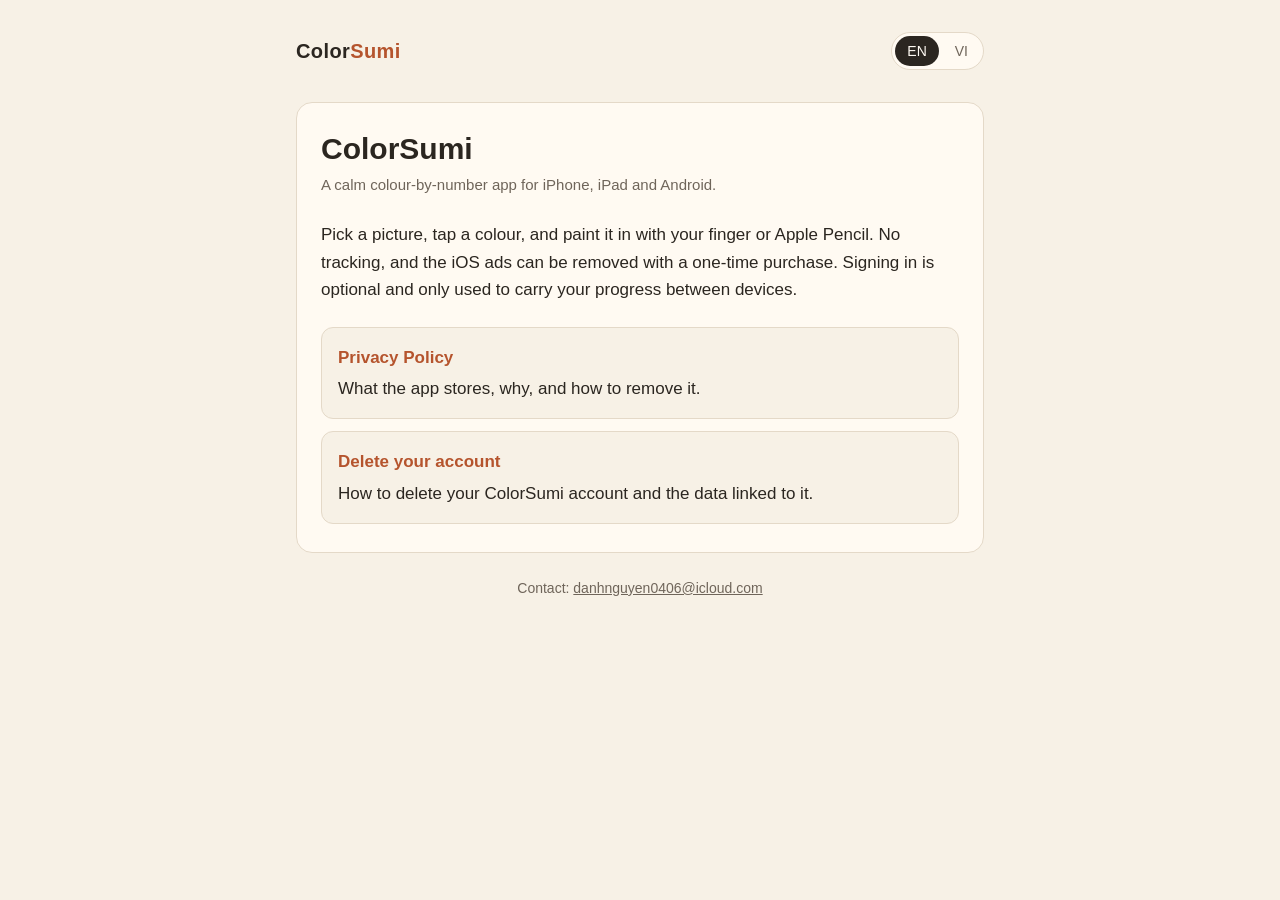
<file: index.html>
<!doctype html>
<html lang="en">
<head>
<meta charset="utf-8">
<meta name="viewport" content="width=device-width, initial-scale=1">
<title>ColorSumi</title>
<meta name="description" content="ColorSumi, a colour-by-number app. Privacy policy and account deletion.">
<meta name="google-site-verification" content="7u5xFEbKFNomokhnvDZz5G1jkr7SSaVrBd0qviVsSNw">
<link rel="stylesheet" href="style.css">
<script src="lang.js" defer></script>
</head>
<body>
<div class="wrap">
  <header>
    <a class="brand" href="./">Color<span>Sumi</span></a>
    <div class="lang" role="group" aria-label="Language">
      <button type="button" data-set="en" aria-pressed="true">EN</button>
      <button type="button" data-set="vi" aria-pressed="false">VI</button>
    </div>
  </header>

  <main>
    <section data-lang="en">
      <h1>ColorSumi</h1>
      <p class="meta">A calm colour-by-number app for iPhone, iPad and Android.</p>
      <p>Pick a picture, tap a colour, and paint it in with your finger or Apple Pencil. No tracking, and the iOS ads can be removed with a one-time purchase. Signing in is optional and only used to carry your progress between devices.</p>
      <div class="cards">
        <a class="card" href="privacy/"><strong>Privacy Policy</strong>What the app stores, why, and how to remove it.</a>
        <a class="card" href="delete-account/"><strong>Delete your account</strong>How to delete your ColorSumi account and the data linked to it.</a>
      </div>
    </section>

    <section data-lang="vi" hidden>
      <h1>ColorSumi</h1>
      <p class="meta">Ứng dụng tô màu theo số nhẹ nhàng cho iPhone, iPad và Android.</p>
      <p>Chọn một bức tranh, chạm vào một màu rồi tô bằng tay hoặc Apple Pencil. Không theo dõi, và quảng cáo trên bản iOS có thể tắt bằng một lần mua. Đăng nhập là tuỳ chọn và chỉ dùng để đồng bộ tiến độ giữa các thiết bị.</p>
      <div class="cards">
        <a class="card" href="privacy/"><strong>Chính sách quyền riêng tư</strong>Ứng dụng lưu gì, vì sao, và cách xoá.</a>
        <a class="card" href="delete-account/"><strong>Xoá tài khoản</strong>Cách xoá tài khoản ColorSumi và dữ liệu đi kèm.</a>
      </div>
    </section>
  </main>

  <footer>
    <span data-lang="en">Contact: <a href="mailto:danhnguyen0406@icloud.com">danhnguyen0406@icloud.com</a></span>
    <span data-lang="vi" hidden>Liên hệ: <a href="mailto:danhnguyen0406@icloud.com">danhnguyen0406@icloud.com</a></span>
  </footer>
</div>
</body>
</html>
</file>
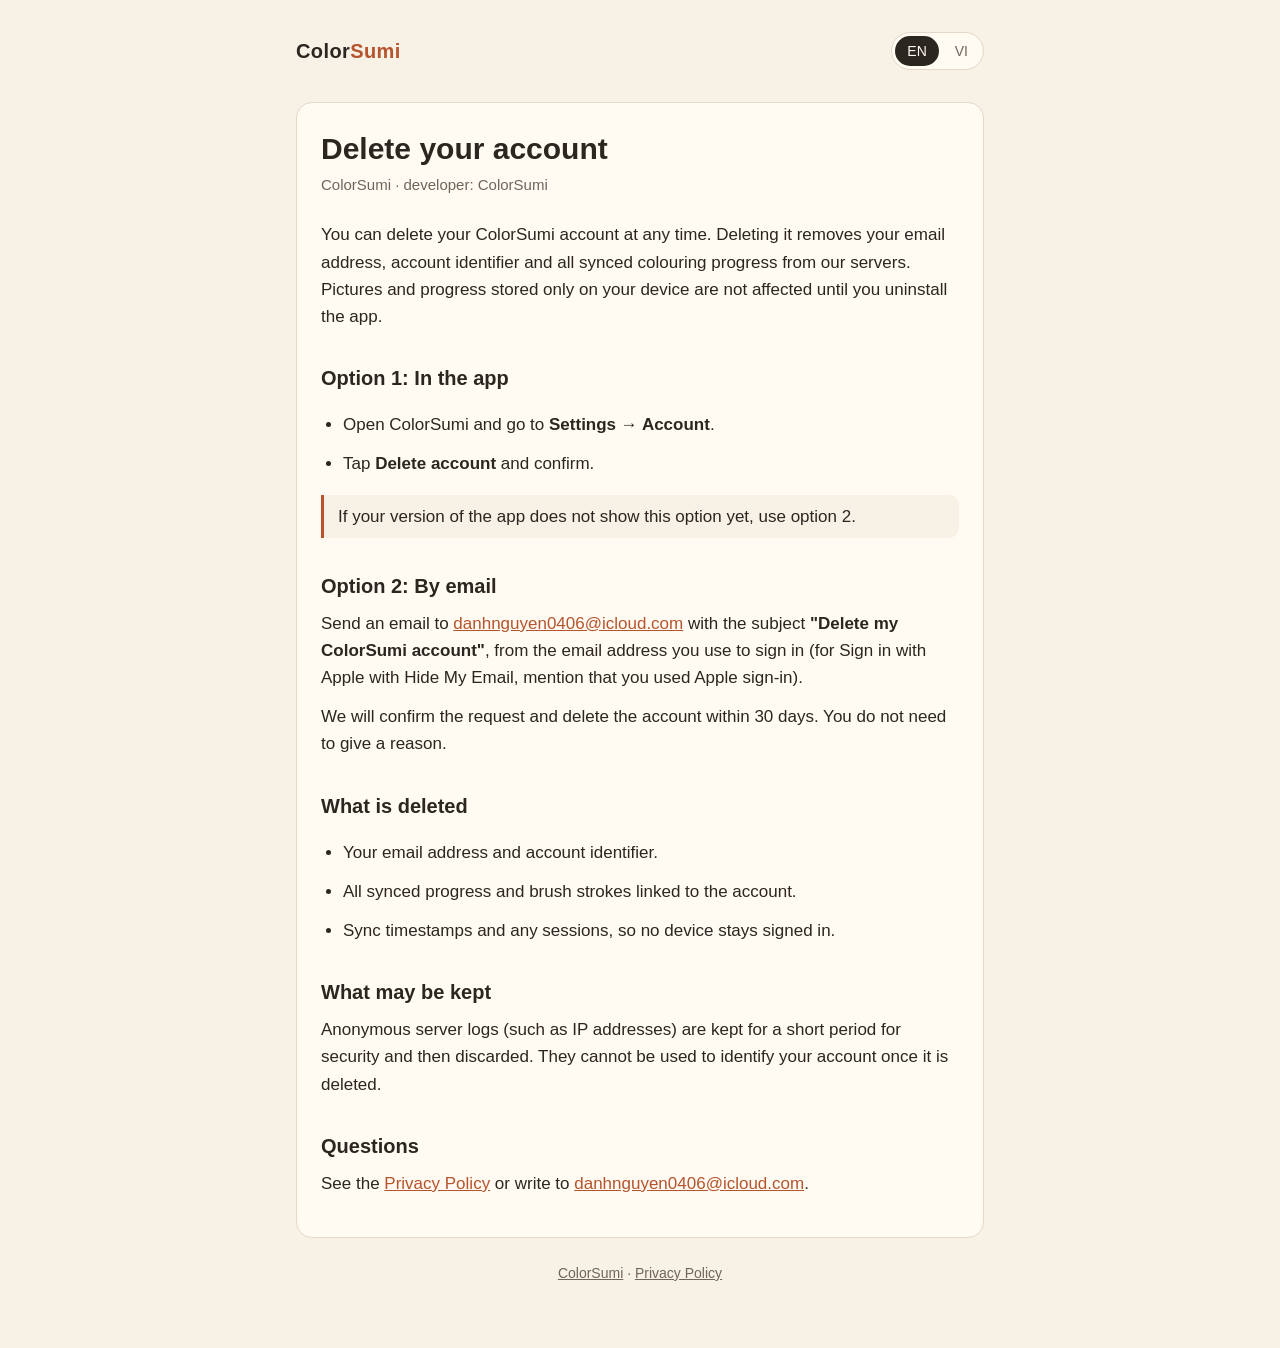
<file: delete-account/index.html>
<!doctype html>
<html lang="en">
<head>
<meta charset="utf-8">
<meta name="viewport" content="width=device-width, initial-scale=1">
<title>Delete your account · ColorSumi</title>
<meta name="description" content="How to delete your ColorSumi account and the data linked to it.">
<link rel="stylesheet" href="../style.css">
<script src="../lang.js" defer></script>
</head>
<body>
<div class="wrap">
  <header>
    <a class="brand" href="../">Color<span>Sumi</span></a>
    <div class="lang" role="group" aria-label="Language">
      <button type="button" data-set="en" aria-pressed="true">EN</button>
      <button type="button" data-set="vi" aria-pressed="false">VI</button>
    </div>
  </header>

  <main>
    <article data-lang="en">
      <h1>Delete your account</h1>
      <p class="meta">ColorSumi · developer: ColorSumi</p>

      <p>You can delete your ColorSumi account at any time. Deleting it removes your email address, account identifier and all synced colouring progress from our servers. Pictures and progress stored only on your device are not affected until you uninstall the app.</p>

      <h2>Option 1: In the app</h2>
      <ul>
        <li>Open ColorSumi and go to <strong>Settings → Account</strong>.</li>
        <li>Tap <strong>Delete account</strong> and confirm.</li>
      </ul>
      <p class="note">If your version of the app does not show this option yet, use option 2.</p>

      <h2>Option 2: By email</h2>
      <p>Send an email to <a href="mailto:danhnguyen0406@icloud.com?subject=Delete%20my%20ColorSumi%20account">danhnguyen0406@icloud.com</a> with the subject <strong>"Delete my ColorSumi account"</strong>, from the email address you use to sign in (for Sign in with Apple with Hide My Email, mention that you used Apple sign-in).</p>
      <p>We will confirm the request and delete the account within 30 days. You do not need to give a reason.</p>

      <h2>What is deleted</h2>
      <ul>
        <li>Your email address and account identifier.</li>
        <li>All synced progress and brush strokes linked to the account.</li>
        <li>Sync timestamps and any sessions, so no device stays signed in.</li>
      </ul>

      <h2>What may be kept</h2>
      <p>Anonymous server logs (such as IP addresses) are kept for a short period for security and then discarded. They cannot be used to identify your account once it is deleted.</p>

      <h2>Questions</h2>
      <p>See the <a href="../privacy/">Privacy Policy</a> or write to <a href="mailto:danhnguyen0406@icloud.com">danhnguyen0406@icloud.com</a>.</p>
    </article>

    <article data-lang="vi" hidden>
      <h1>Xoá tài khoản</h1>
      <p class="meta">ColorSumi · nhà phát triển: ColorSumi</p>

      <p>Bạn có thể xoá tài khoản ColorSumi bất cứ lúc nào. Việc xoá sẽ gỡ địa chỉ email, mã định danh tài khoản và toàn bộ tiến độ tô màu đã đồng bộ khỏi máy chủ của chúng tôi. Tranh và tiến độ chỉ lưu trên thiết bị không bị ảnh hưởng cho tới khi bạn gỡ ứng dụng.</p>

      <h2>Cách 1: Trong ứng dụng</h2>
      <ul>
        <li>Mở ColorSumi, vào <strong>Cài đặt → Tài khoản</strong>.</li>
        <li>Chạm <strong>Xoá tài khoản</strong> và xác nhận.</li>
      </ul>
      <p class="note">Nếu phiên bản ứng dụng của bạn chưa có tuỳ chọn này, hãy dùng cách 2.</p>

      <h2>Cách 2: Qua email</h2>
      <p>Gửi email tới <a href="mailto:danhnguyen0406@icloud.com?subject=Xo%C3%A1%20t%C3%A0i%20kho%E1%BA%A3n%20ColorSumi">danhnguyen0406@icloud.com</a> với tiêu đề <strong>"Xoá tài khoản ColorSumi"</strong>, từ địa chỉ email bạn dùng để đăng nhập (nếu dùng Sign in with Apple với Ẩn email, hãy ghi rõ bạn đăng nhập bằng Apple).</p>
      <p>Chúng tôi sẽ xác nhận yêu cầu và xoá tài khoản trong vòng 30 ngày. Bạn không cần nêu lý do.</p>

      <h2>Dữ liệu được xoá</h2>
      <ul>
        <li>Địa chỉ email và mã định danh tài khoản.</li>
        <li>Toàn bộ tiến độ và nét vẽ đã đồng bộ gắn với tài khoản.</li>
        <li>Mốc thời gian đồng bộ và các phiên đăng nhập, để không thiết bị nào còn đăng nhập.</li>
      </ul>

      <h2>Dữ liệu có thể còn giữ</h2>
      <p>Nhật ký máy chủ ẩn danh (như địa chỉ IP) được giữ trong thời gian ngắn để bảo mật rồi xoá. Chúng không thể dùng để nhận diện tài khoản của bạn sau khi đã xoá.</p>

      <h2>Thắc mắc</h2>
      <p>Xem <a href="../privacy/">Chính sách quyền riêng tư</a> hoặc viết thư tới <a href="mailto:danhnguyen0406@icloud.com">danhnguyen0406@icloud.com</a>.</p>
    </article>
  </main>

  <footer>
    <a href="../">ColorSumi</a> · <a href="../privacy/"><span data-lang="en">Privacy Policy</span><span data-lang="vi" hidden>Chính sách quyền riêng tư</span></a>
  </footer>
</div>
</body>
</html>
</file>
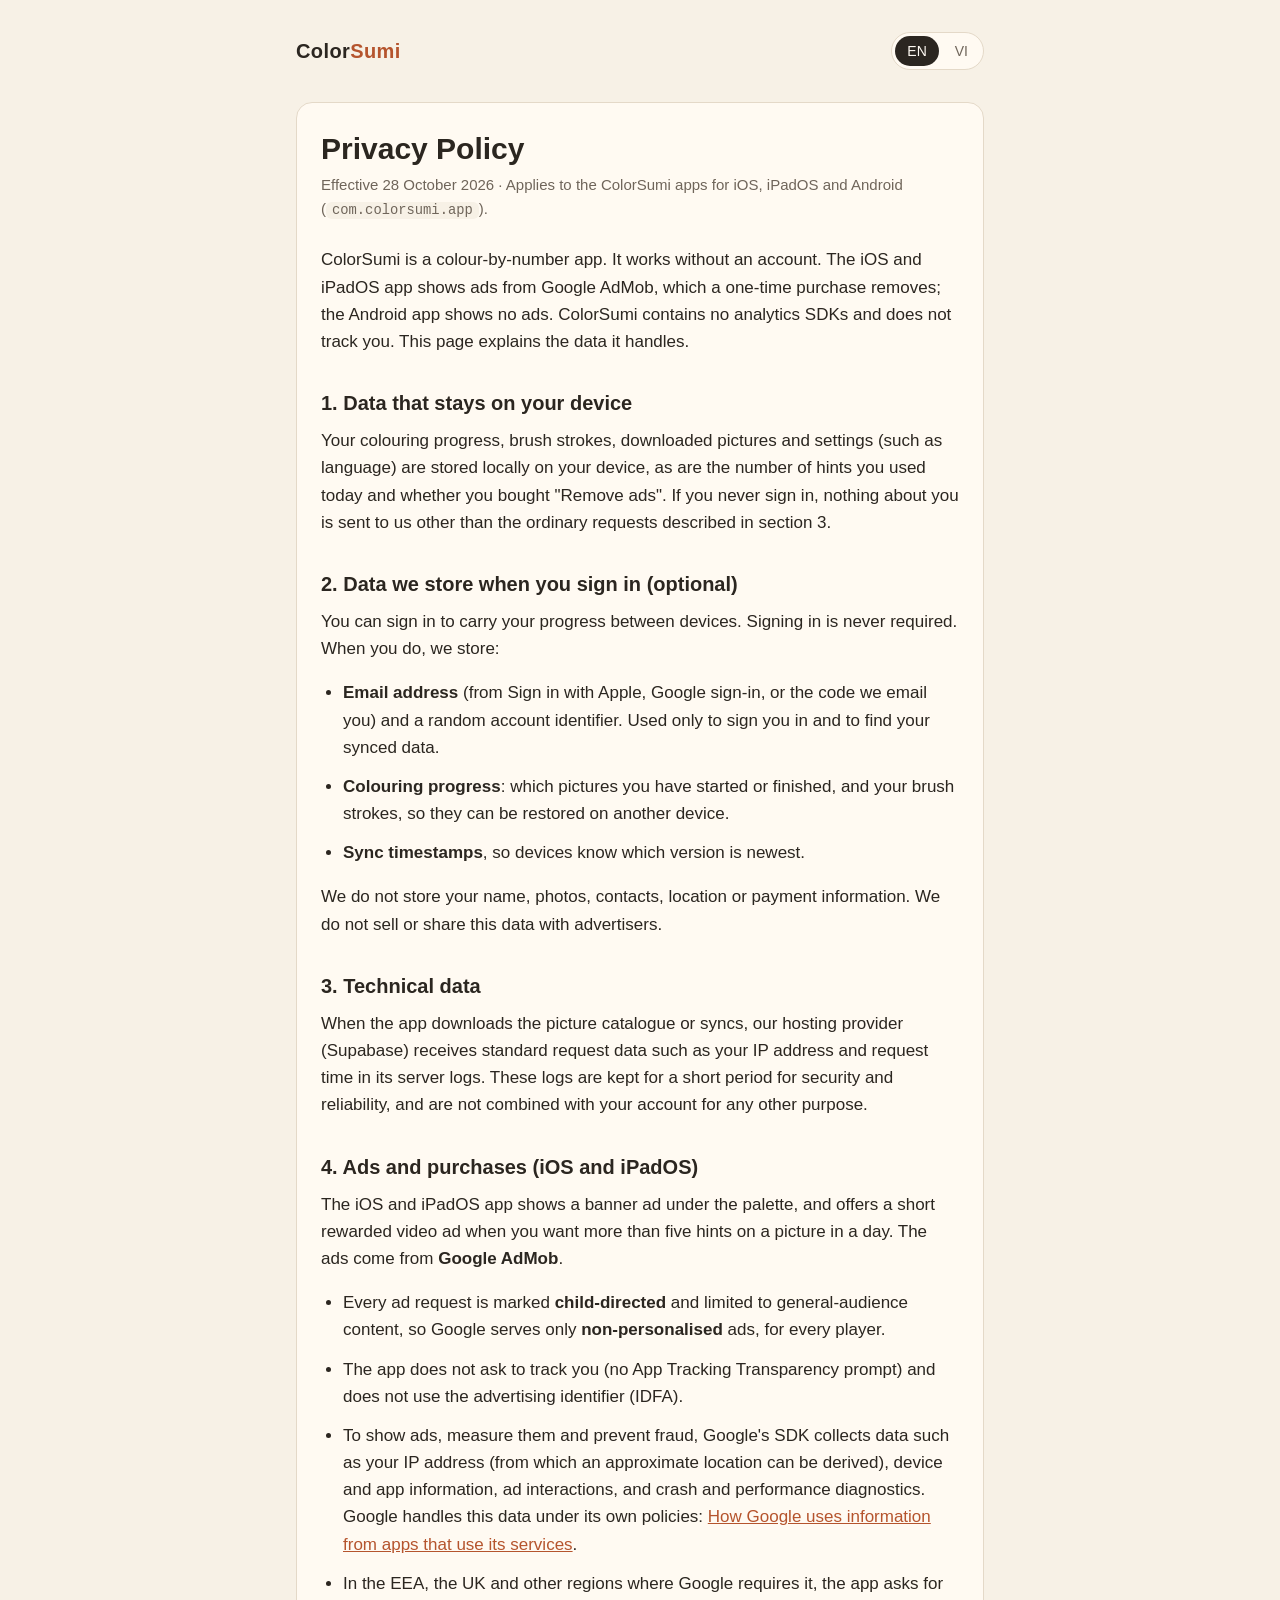
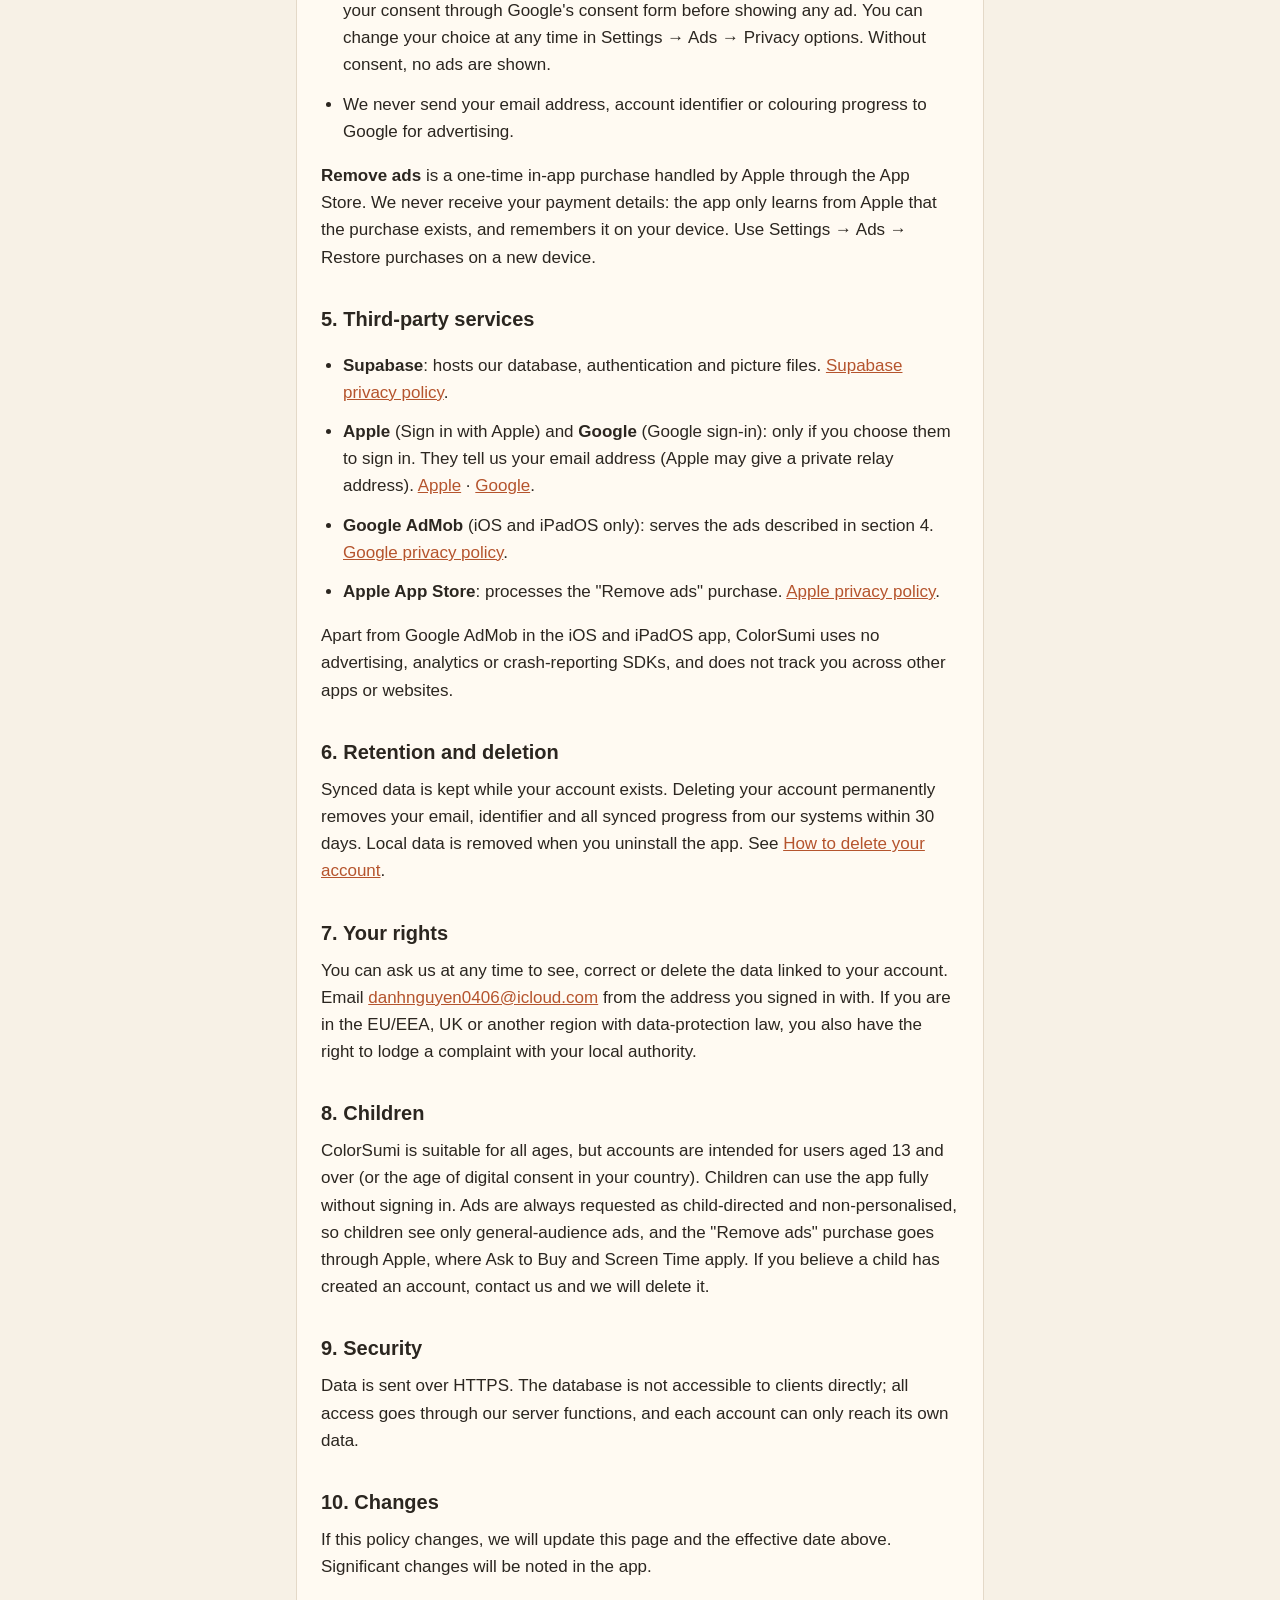
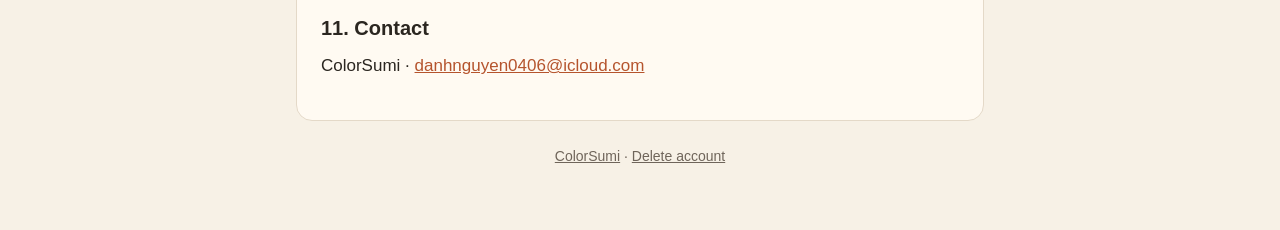
<file: privacy/index.html>
<!doctype html>
<html lang="en">
<head>
<meta charset="utf-8">
<meta name="viewport" content="width=device-width, initial-scale=1">
<title>Privacy Policy · ColorSumi</title>
<meta name="description" content="ColorSumi privacy policy: what the app stores, why, and how to delete it.">
<link rel="stylesheet" href="../style.css">
<script src="../lang.js" defer></script>
</head>
<body>
<div class="wrap">
  <header>
    <a class="brand" href="../">Color<span>Sumi</span></a>
    <div class="lang" role="group" aria-label="Language">
      <button type="button" data-set="en" aria-pressed="true">EN</button>
      <button type="button" data-set="vi" aria-pressed="false">VI</button>
    </div>
  </header>

  <main>
    <article data-lang="en">
      <h1>Privacy Policy</h1>
      <p class="meta">Effective 28 October 2026 · Applies to the ColorSumi apps for iOS, iPadOS and Android (<code>com.colorsumi.app</code>).</p>

      <p>ColorSumi is a colour-by-number app. It works without an account. The iOS and iPadOS app shows ads from Google AdMob, which a one-time purchase removes; the Android app shows no ads. ColorSumi contains no analytics SDKs and does not track you. This page explains the data it handles.</p>

      <h2>1. Data that stays on your device</h2>
      <p>Your colouring progress, brush strokes, downloaded pictures and settings (such as language) are stored locally on your device, as are the number of hints you used today and whether you bought "Remove ads". If you never sign in, nothing about you is sent to us other than the ordinary requests described in section 3.</p>

      <h2>2. Data we store when you sign in (optional)</h2>
      <p>You can sign in to carry your progress between devices. Signing in is never required. When you do, we store:</p>
      <ul>
        <li><strong>Email address</strong> (from Sign in with Apple, Google sign-in, or the code we email you) and a random account identifier. Used only to sign you in and to find your synced data.</li>
        <li><strong>Colouring progress</strong>: which pictures you have started or finished, and your brush strokes, so they can be restored on another device.</li>
        <li><strong>Sync timestamps</strong>, so devices know which version is newest.</li>
      </ul>
      <p>We do not store your name, photos, contacts, location or payment information. We do not sell or share this data with advertisers.</p>

      <h2>3. Technical data</h2>
      <p>When the app downloads the picture catalogue or syncs, our hosting provider (Supabase) receives standard request data such as your IP address and request time in its server logs. These logs are kept for a short period for security and reliability, and are not combined with your account for any other purpose.</p>

      <h2>4. Ads and purchases (iOS and iPadOS)</h2>
      <p>The iOS and iPadOS app shows a banner ad under the palette, and offers a short rewarded video ad when you want more than five hints on a picture in a day. The ads come from <strong>Google AdMob</strong>.</p>
      <ul>
        <li>Every ad request is marked <strong>child-directed</strong> and limited to general-audience content, so Google serves only <strong>non-personalised</strong> ads, for every player.</li>
        <li>The app does not ask to track you (no App Tracking Transparency prompt) and does not use the advertising identifier (IDFA).</li>
        <li>To show ads, measure them and prevent fraud, Google's SDK collects data such as your IP address (from which an approximate location can be derived), device and app information, ad interactions, and crash and performance diagnostics. Google handles this data under its own policies: <a href="https://policies.google.com/technologies/partner-sites" rel="noopener">How Google uses information from apps that use its services</a>.</li>
        <li>In the EEA, the UK and other regions where Google requires it, the app asks for your consent through Google's consent form before showing any ad. You can change your choice at any time in Settings → Ads → Privacy options. Without consent, no ads are shown.</li>
        <li>We never send your email address, account identifier or colouring progress to Google for advertising.</li>
      </ul>
      <p><strong>Remove ads</strong> is a one-time in-app purchase handled by Apple through the App Store. We never receive your payment details: the app only learns from Apple that the purchase exists, and remembers it on your device. Use Settings → Ads → Restore purchases on a new device.</p>

      <h2>5. Third-party services</h2>
      <ul>
        <li><strong>Supabase</strong>: hosts our database, authentication and picture files. <a href="https://supabase.com/privacy" rel="noopener">Supabase privacy policy</a>.</li>
        <li><strong>Apple</strong> (Sign in with Apple) and <strong>Google</strong> (Google sign-in): only if you choose them to sign in. They tell us your email address (Apple may give a private relay address). <a href="https://www.apple.com/legal/privacy/" rel="noopener">Apple</a> · <a href="https://policies.google.com/privacy" rel="noopener">Google</a>.</li>
        <li><strong>Google AdMob</strong> (iOS and iPadOS only): serves the ads described in section 4. <a href="https://policies.google.com/privacy" rel="noopener">Google privacy policy</a>.</li>
        <li><strong>Apple App Store</strong>: processes the "Remove ads" purchase. <a href="https://www.apple.com/legal/privacy/" rel="noopener">Apple privacy policy</a>.</li>
      </ul>
      <p>Apart from Google AdMob in the iOS and iPadOS app, ColorSumi uses no advertising, analytics or crash-reporting SDKs, and does not track you across other apps or websites.</p>

      <h2>6. Retention and deletion</h2>
      <p>Synced data is kept while your account exists. Deleting your account permanently removes your email, identifier and all synced progress from our systems within 30 days. Local data is removed when you uninstall the app. See <a href="../delete-account/">How to delete your account</a>.</p>

      <h2>7. Your rights</h2>
      <p>You can ask us at any time to see, correct or delete the data linked to your account. Email <a href="mailto:danhnguyen0406@icloud.com">danhnguyen0406@icloud.com</a> from the address you signed in with. If you are in the EU/EEA, UK or another region with data-protection law, you also have the right to lodge a complaint with your local authority.</p>

      <h2>8. Children</h2>
      <p>ColorSumi is suitable for all ages, but accounts are intended for users aged 13 and over (or the age of digital consent in your country). Children can use the app fully without signing in. Ads are always requested as child-directed and non-personalised, so children see only general-audience ads, and the "Remove ads" purchase goes through Apple, where Ask to Buy and Screen Time apply. If you believe a child has created an account, contact us and we will delete it.</p>

      <h2>9. Security</h2>
      <p>Data is sent over HTTPS. The database is not accessible to clients directly; all access goes through our server functions, and each account can only reach its own data.</p>

      <h2>10. Changes</h2>
      <p>If this policy changes, we will update this page and the effective date above. Significant changes will be noted in the app.</p>

      <h2>11. Contact</h2>
      <p>ColorSumi · <a href="mailto:danhnguyen0406@icloud.com">danhnguyen0406@icloud.com</a></p>
    </article>

    <article data-lang="vi" hidden>
      <h1>Chính sách quyền riêng tư</h1>
      <p class="meta">Hiệu lực từ 28/10/2026 · Áp dụng cho ứng dụng ColorSumi trên iOS, iPadOS và Android (<code>com.colorsumi.app</code>).</p>

      <p>ColorSumi là ứng dụng tô màu theo số. Ứng dụng dùng được mà không cần tài khoản. Bản iOS và iPadOS hiển thị quảng cáo của Google AdMob, có thể tắt bằng một lần mua; bản Android không có quảng cáo. ColorSumi không chứa SDK phân tích và không theo dõi bạn. Trang này giải thích dữ liệu mà ứng dụng xử lý.</p>

      <h2>1. Dữ liệu chỉ nằm trên thiết bị của bạn</h2>
      <p>Tiến độ tô màu, nét vẽ, tranh đã tải và cài đặt (như ngôn ngữ) được lưu cục bộ trên thiết bị, cùng với số gợi ý bạn đã dùng trong ngày và việc bạn đã mua "Xoá quảng cáo" hay chưa. Nếu bạn không đăng nhập, chúng tôi không nhận thông tin gì về bạn ngoài các yêu cầu kỹ thuật thông thường nêu ở mục 3.</p>

      <h2>2. Dữ liệu chúng tôi lưu khi bạn đăng nhập (tuỳ chọn)</h2>
      <p>Bạn có thể đăng nhập để đồng bộ tiến độ giữa các thiết bị. Đăng nhập không bao giờ là bắt buộc. Khi bạn đăng nhập, chúng tôi lưu:</p>
      <ul>
        <li><strong>Địa chỉ email</strong> (từ Sign in with Apple, đăng nhập Google, hoặc mã chúng tôi gửi qua email) và một mã định danh tài khoản ngẫu nhiên. Chỉ dùng để đăng nhập và tìm dữ liệu đã đồng bộ của bạn.</li>
        <li><strong>Tiến độ tô màu</strong>: bức tranh nào bạn đã bắt đầu hoặc hoàn thành, cùng các nét vẽ, để khôi phục trên thiết bị khác.</li>
        <li><strong>Mốc thời gian đồng bộ</strong>, để các thiết bị biết bản nào mới nhất.</li>
      </ul>
      <p>Chúng tôi không lưu tên, ảnh, danh bạ, vị trí hay thông tin thanh toán của bạn. Chúng tôi không bán hay chia sẻ dữ liệu này cho bên quảng cáo.</p>

      <h2>3. Dữ liệu kỹ thuật</h2>
      <p>Khi ứng dụng tải danh mục tranh hoặc đồng bộ, nhà cung cấp hạ tầng của chúng tôi (Supabase) nhận dữ liệu yêu cầu tiêu chuẩn như địa chỉ IP và thời gian yêu cầu trong nhật ký máy chủ. Nhật ký này được giữ trong thời gian ngắn để bảo mật và vận hành, không kết hợp với tài khoản của bạn cho mục đích khác.</p>

      <h2>4. Quảng cáo và mua hàng (iOS và iPadOS)</h2>
      <p>Bản iOS và iPadOS hiển thị một quảng cáo banner dưới bảng màu, và đề nghị một video quảng cáo ngắn có thưởng khi bạn muốn dùng quá năm gợi ý cho một bức tranh trong ngày. Quảng cáo do <strong>Google AdMob</strong> cung cấp.</p>
      <ul>
        <li>Mọi yêu cầu quảng cáo đều được đánh dấu <strong>hướng tới trẻ em</strong> và giới hạn ở nội dung cho mọi lứa tuổi, nên Google chỉ hiển thị quảng cáo <strong>không cá nhân hoá</strong>, cho mọi người chơi.</li>
        <li>Ứng dụng không xin quyền theo dõi bạn (không có hộp thoại App Tracking Transparency) và không dùng mã định danh quảng cáo (IDFA).</li>
        <li>Để hiển thị, đo lường quảng cáo và chống gian lận, SDK của Google thu thập dữ liệu như địa chỉ IP (có thể suy ra vị trí gần đúng), thông tin thiết bị và ứng dụng, tương tác với quảng cáo, dữ liệu chẩn đoán về lỗi và hiệu năng. Google xử lý dữ liệu này theo chính sách của họ: <a href="https://policies.google.com/technologies/partner-sites" rel="noopener">Cách Google sử dụng thông tin từ ứng dụng dùng dịch vụ của Google</a>.</li>
        <li>Ở EEA, Anh và các khu vực khác mà Google yêu cầu, ứng dụng xin sự đồng ý của bạn qua biểu mẫu của Google trước khi hiển thị bất kỳ quảng cáo nào. Bạn có thể đổi lựa chọn bất cứ lúc nào trong Cài đặt → Quảng cáo → Tuỳ chọn quyền riêng tư. Nếu không có sự đồng ý, ứng dụng không hiển thị quảng cáo.</li>
        <li>Chúng tôi không bao giờ gửi email, mã định danh tài khoản hay tiến độ tô màu của bạn cho Google để phục vụ quảng cáo.</li>
      </ul>
      <p><strong>Xoá quảng cáo</strong> là giao dịch mua một lần trong ứng dụng, do Apple xử lý qua App Store. Chúng tôi không bao giờ nhận thông tin thanh toán của bạn: ứng dụng chỉ được Apple cho biết giao dịch đã có, và ghi nhớ điều đó trên thiết bị. Trên thiết bị mới, dùng Cài đặt → Quảng cáo → Khôi phục giao dịch.</p>

      <h2>5. Dịch vụ bên thứ ba</h2>
      <ul>
        <li><strong>Supabase</strong>: lưu trữ cơ sở dữ liệu, xác thực và tệp tranh. <a href="https://supabase.com/privacy" rel="noopener">Chính sách quyền riêng tư của Supabase</a>.</li>
        <li><strong>Apple</strong> (Sign in with Apple) và <strong>Google</strong> (đăng nhập Google): chỉ khi bạn chọn để đăng nhập. Họ cung cấp cho chúng tôi địa chỉ email của bạn (Apple có thể cung cấp địa chỉ chuyển tiếp ẩn danh). <a href="https://www.apple.com/legal/privacy/" rel="noopener">Apple</a> · <a href="https://policies.google.com/privacy" rel="noopener">Google</a>.</li>
        <li><strong>Google AdMob</strong> (chỉ iOS và iPadOS): cung cấp quảng cáo nêu ở mục 4. <a href="https://policies.google.com/privacy" rel="noopener">Chính sách quyền riêng tư của Google</a>.</li>
        <li><strong>Apple App Store</strong>: xử lý giao dịch "Xoá quảng cáo". <a href="https://www.apple.com/legal/privacy/" rel="noopener">Chính sách quyền riêng tư của Apple</a>.</li>
      </ul>
      <p>Ngoài Google AdMob trong bản iOS và iPadOS, ColorSumi không dùng SDK quảng cáo, phân tích hay báo lỗi nào, và không theo dõi bạn trên các ứng dụng hay trang web khác.</p>

      <h2>6. Lưu giữ và xoá</h2>
      <p>Dữ liệu đồng bộ được giữ khi tài khoản còn tồn tại. Xoá tài khoản sẽ xoá vĩnh viễn email, mã định danh và toàn bộ tiến độ đã đồng bộ khỏi hệ thống của chúng tôi trong vòng 30 ngày. Dữ liệu cục bộ bị xoá khi bạn gỡ ứng dụng. Xem <a href="../delete-account/">Cách xoá tài khoản</a>.</p>

      <h2>7. Quyền của bạn</h2>
      <p>Bạn có thể yêu cầu xem, sửa hoặc xoá dữ liệu gắn với tài khoản bất cứ lúc nào. Gửi email tới <a href="mailto:danhnguyen0406@icloud.com">danhnguyen0406@icloud.com</a> từ địa chỉ bạn đã dùng để đăng nhập. Nếu bạn ở EU/EEA, Anh hoặc khu vực có luật bảo vệ dữ liệu, bạn cũng có quyền khiếu nại với cơ quan quản lý địa phương.</p>

      <h2>8. Trẻ em</h2>
      <p>ColorSumi phù hợp mọi lứa tuổi, nhưng tài khoản dành cho người dùng từ 13 tuổi (hoặc độ tuổi đồng ý số tại quốc gia của bạn). Trẻ em có thể dùng đầy đủ ứng dụng mà không cần đăng nhập. Quảng cáo luôn được yêu cầu ở chế độ hướng tới trẻ em và không cá nhân hoá, nên trẻ chỉ thấy quảng cáo dành cho mọi lứa tuổi; giao dịch "Xoá quảng cáo" đi qua Apple, nơi áp dụng Ask to Buy và Thời gian sử dụng. Nếu bạn cho rằng một trẻ em đã tạo tài khoản, hãy liên hệ để chúng tôi xoá.</p>

      <h2>9. Bảo mật</h2>
      <p>Dữ liệu được truyền qua HTTPS. Ứng dụng không truy cập trực tiếp cơ sở dữ liệu; mọi truy cập đi qua các hàm máy chủ của chúng tôi, và mỗi tài khoản chỉ chạm tới dữ liệu của chính mình.</p>

      <h2>10. Thay đổi</h2>
      <p>Khi chính sách thay đổi, chúng tôi sẽ cập nhật trang này và ngày hiệu lực ở trên. Thay đổi quan trọng sẽ được thông báo trong ứng dụng.</p>

      <h2>11. Liên hệ</h2>
      <p>ColorSumi · <a href="mailto:danhnguyen0406@icloud.com">danhnguyen0406@icloud.com</a></p>
    </article>
  </main>

  <footer>
    <a href="../">ColorSumi</a> · <a href="../delete-account/"><span data-lang="en">Delete account</span><span data-lang="vi" hidden>Xoá tài khoản</span></a>
  </footer>
</div>
</body>
</html>
</file>
<file: style.css>
:root {
  --bg: #f7f1e6;
  --paper: #fffaf2;
  --ink: #2b2620;
  --muted: #6f655a;
  --accent: #b5542d;
  --line: #e4d9c8;
}
* { box-sizing: border-box; }
html { -webkit-text-size-adjust: 100%; }
body {
  margin: 0;
  background: var(--bg);
  color: var(--ink);
  font: 17px/1.6 -apple-system, BlinkMacSystemFont, "Segoe UI", Roboto, "Helvetica Neue", Arial, sans-serif;
}
.wrap { max-width: 720px; margin: 0 auto; padding: 32px 16px 64px; }
header { display: flex; align-items: center; justify-content: space-between; gap: 16px; margin-bottom: 32px; }
header a.brand { color: var(--ink); text-decoration: none; font-weight: 700; font-size: 20px; letter-spacing: 0.02em; }
header a.brand span { color: var(--accent); }
.lang { display: flex; gap: 4px; border: 1px solid var(--line); border-radius: 999px; padding: 3px; background: var(--paper); }
.lang button {
  border: 0; background: transparent; color: var(--muted); font: inherit; font-size: 14px;
  padding: 4px 12px; border-radius: 999px; cursor: pointer;
}
.lang button[aria-pressed="true"] { background: var(--ink); color: var(--paper); }
main { background: var(--paper); border: 1px solid var(--line); border-radius: 16px; padding: 28px 24px; }
h1 { font-size: 30px; line-height: 1.2; margin: 0 0 6px; }
h2 { font-size: 20px; margin: 32px 0 8px; }
p, li { margin: 0 0 12px; }
ul { padding-left: 22px; }
.meta { color: var(--muted); font-size: 15px; margin-bottom: 24px; }
a { color: var(--accent); }
code { background: var(--bg); padding: 1px 6px; border-radius: 6px; font-size: 0.92em; }
.note { border-left: 3px solid var(--accent); padding: 8px 14px; background: var(--bg); border-radius: 0 10px 10px 0; }
footer { color: var(--muted); font-size: 14px; margin-top: 24px; text-align: center; }
footer a { color: var(--muted); }
.cards { display: grid; gap: 12px; margin-top: 24px; }
.card { display: block; border: 1px solid var(--line); border-radius: 12px; padding: 16px; text-decoration: none; color: var(--ink); background: var(--bg); }
.card strong { display: block; margin-bottom: 4px; color: var(--accent); }
[hidden] { display: none !important; }
@media (max-width: 480px) { h1 { font-size: 26px; } main { padding: 22px 16px; } }
</file>
